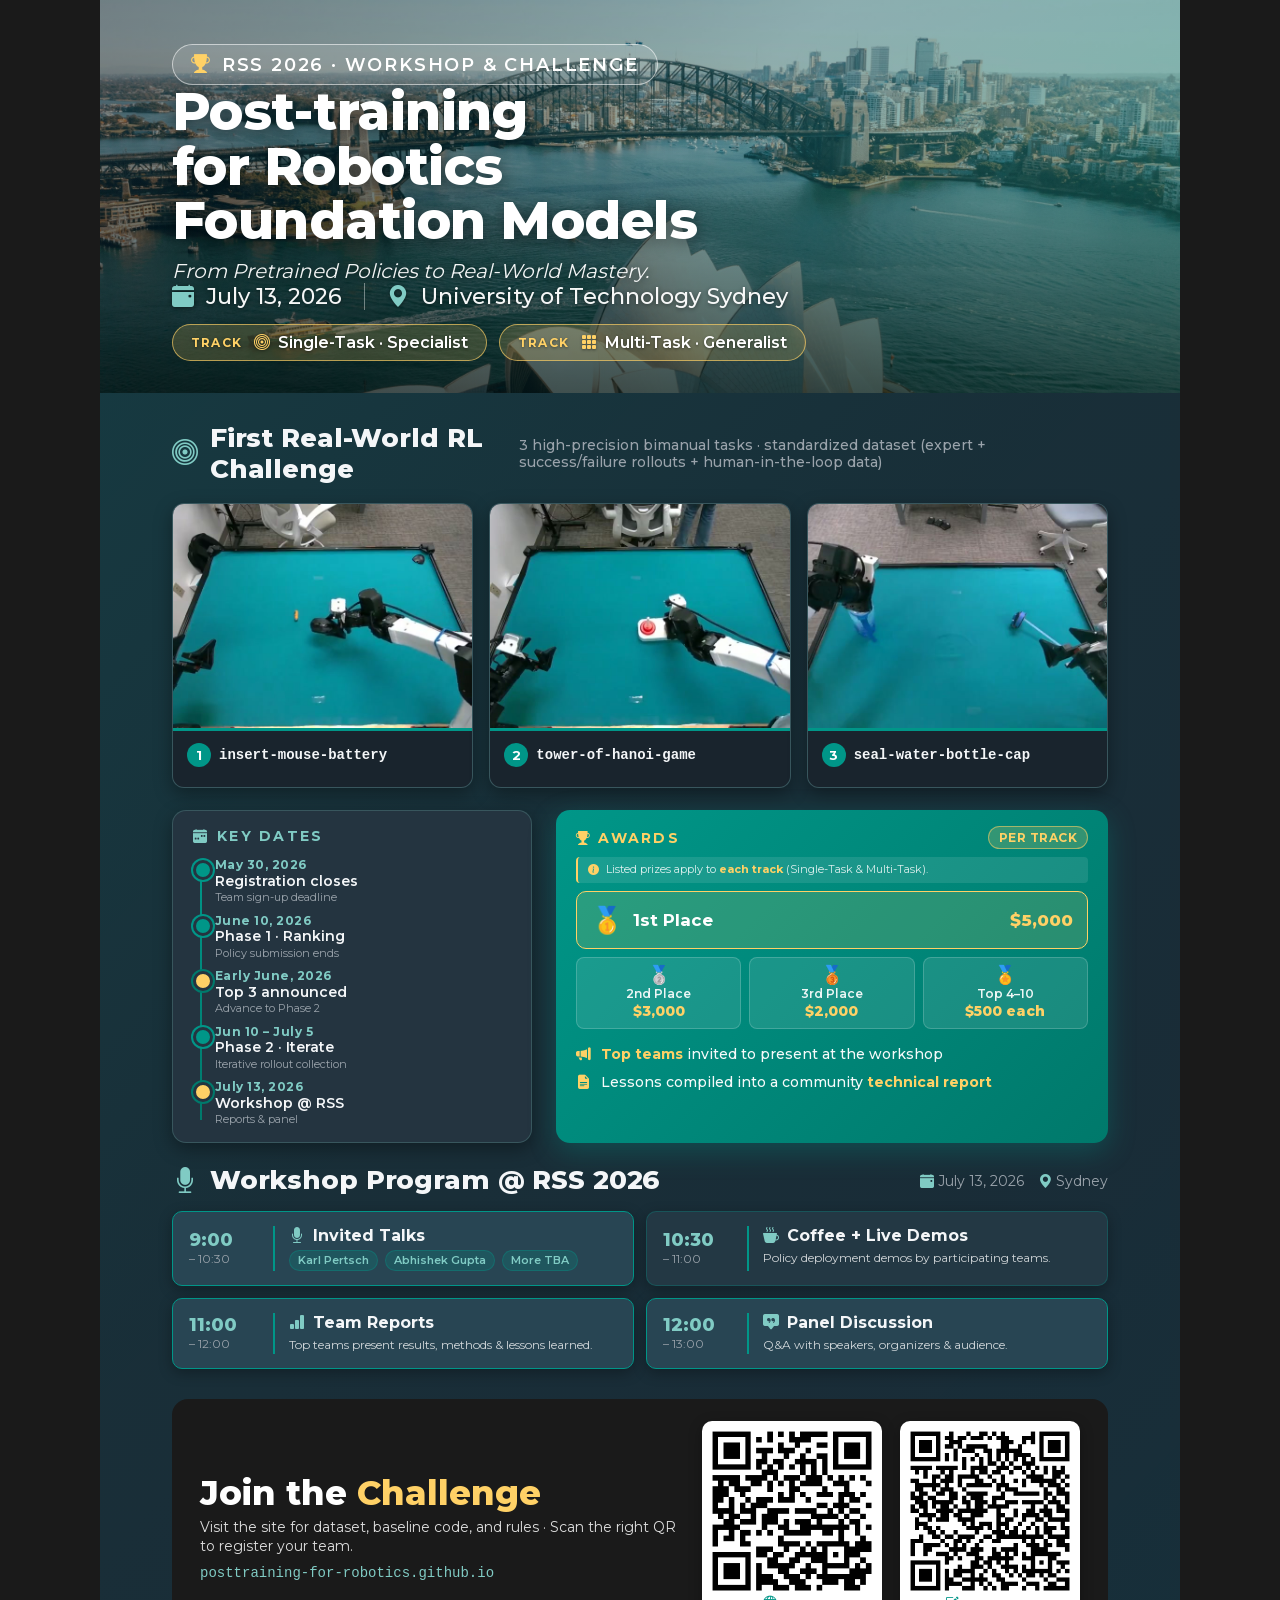
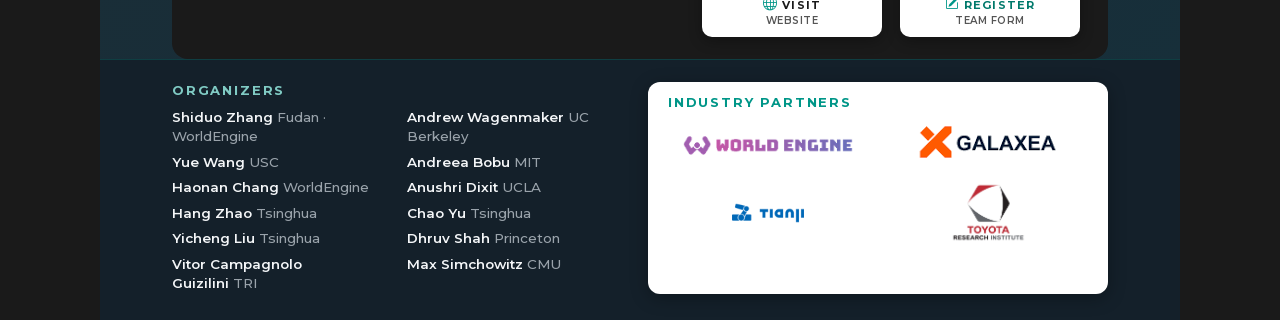
<file: poster_dark.html>
<!DOCTYPE html>
<html lang="en">
<head>
<meta charset="utf-8">
<title>PR-RFM 2026 · Promo Poster · Dark</title>
<link rel="stylesheet" href="fonts/bootstrap-icons.css">
<style>
/* Local Montserrat — single woff2 mapped across all weights to avoid
   any network dependency at print/PDF time. */
@font-face {
    font-family: "Montserrat";
    font-style: normal;
    font-weight: 400;
    font-display: block;
    src: url("fonts/Montserrat-latin.woff2") format("woff2");
}
@font-face {
    font-family: "Montserrat";
    font-style: normal;
    font-weight: 500;
    font-display: block;
    src: url("fonts/Montserrat-latin.woff2") format("woff2");
}
@font-face {
    font-family: "Montserrat";
    font-style: normal;
    font-weight: 600;
    font-display: block;
    src: url("fonts/Montserrat-latin.woff2") format("woff2");
}
@font-face {
    font-family: "Montserrat";
    font-style: normal;
    font-weight: 700;
    font-display: block;
    src: url("fonts/Montserrat-latin.woff2") format("woff2");
}
@font-face {
    font-family: "Montserrat";
    font-style: normal;
    font-weight: 800;
    font-display: block;
    src: url("fonts/Montserrat-latin.woff2") format("woff2");
}
/* ============================================================
   1080×1920 social-media poster.
   Open in Chrome → DevTools → toggle device toolbar → set
   viewport to 1080×1920 → "Capture full size screenshot"
   (or print → save as PDF, then export to PNG).
   ============================================================ */

:root {
    --teal: #009688;
    --teal-deep: #00796b;
    --teal-soft: rgba(0, 150, 136, 0.14);
    --gold: #d4af37;
    --silver: #c0c0c0;
    --bronze: #cd7f32;
    --ink: #f4f6f8;
    --muted: #9aa3ab;
    --bg: #1a2a35;
    --panel: #243440;
    --panel-line: rgba(128, 203, 196, 0.22);
}

* {
    box-sizing: border-box;
    margin: 0;
    padding: 0;
    /* Force backgrounds + colors to be preserved when printing / saving as PDF */
    -webkit-print-color-adjust: exact !important;
    print-color-adjust: exact !important;
    color-adjust: exact !important;
}

html, body {
    background: #1a1a1a;
    font-family: "Montserrat", system-ui, sans-serif;
    color: var(--ink);
    -webkit-font-smoothing: antialiased;
}

.poster {
    width: 1080px;
    height: 1920px;
    margin: 0 auto;
    background-color: #1a2a35;
    background-image: linear-gradient(135deg,
        rgba(0, 150, 136, 0.18) 0%,
        rgba(0, 121, 107, 0.06) 45%,
        rgba(0, 100, 110, 0.04) 70%,
        rgba(0, 80, 90, 0.16) 100%);
    color: var(--ink);
    overflow: hidden;
    position: relative;
    display: flex;
    flex-direction: column;
}

/* ============== HERO ============== */
.hero {
    height: 480px;
    position: relative;
    color: #fff;
    background: #001828;
    overflow: hidden;
}
.hero-photo {
    position: absolute;
    top: 0; left: 0;
    width: 100%;
    height: 100%;
    object-fit: cover;
    object-position: center 55%;
    z-index: 0;
    display: block;
}
.hero-overlay {
    position: absolute;
    top: 0; left: 0;
    width: 100%;
    height: 100%;
    background:
        linear-gradient(180deg, rgba(0,0,0,0) 35%, rgba(0,0,0,0.55) 100%),
        linear-gradient(135deg, rgba(0, 25, 40, 0.50) 0%, rgba(0, 80, 90, 0.40) 50%, rgba(0, 121, 107, 0.50) 100%);
    z-index: 1;
}
.hero-content {
    position: relative;
    z-index: 2;
    height: 100%;
    padding: 44px 72px 40px;
    display: flex;
    flex-direction: column;
    justify-content: space-between;
}

.hero-eyebrow {
    display: inline-flex;
    align-items: center;
    gap: 10px;
    padding: 8px 18px;
    border: 1.5px solid rgba(255,255,255,0.55);
    border-radius: 999px;
    font-size: 18px;
    font-weight: 600;
    letter-spacing: 0.10em;
    text-transform: uppercase;
    background: rgba(255,255,255,0.12);
    align-self: flex-start;
}
.hero-eyebrow i { color: #ffd166; font-size: 1.05em; }

.hero-title {
    font-size: 52px;
    font-weight: 800;
    line-height: 1.05;
    letter-spacing: -0.01em;
    text-shadow: 0 3px 18px rgba(0,0,0,0.55);
}

.hero-tagline {
    font-size: 20px;
    font-style: italic;
    font-weight: 400;
    color: rgba(255,255,255,0.95);
    margin-top: 10px;
    text-shadow: 0 1px 6px rgba(0,0,0,0.45);
}

.hero-bottom {
    display: flex;
    flex-direction: column;
    gap: 14px;
}
.hero-meta {
    display: flex;
    gap: 22px;
    font-size: 22px;
    color: rgba(255,255,255,0.96);
    font-weight: 500;
    flex-wrap: wrap;
    text-shadow: 0 1px 4px rgba(0,0,0,0.45);
}
.hero-meta i { color: #80cbc4; margin-right: 6px; }
.hero-meta-divider {
    width: 1px;
    background: rgba(255,255,255,0.4);
}
.hero-tracks {
    display: flex;
    gap: 12px;
    flex-wrap: wrap;
}
.track-pill {
    padding: 8px 18px;
    border-radius: 999px;
    background: rgba(255, 209, 102, 0.18);
    border: 1.5px solid rgba(255, 209, 102, 0.65);
    color: #fff;
    font-size: 16px;
    font-weight: 600;
    display: inline-flex;
    align-items: center;
    gap: 8px;
    text-shadow: 0 1px 3px rgba(0,0,0,0.45);
}
.track-pill i { color: #ffd166; }
.track-pill .label-prefix {
    font-size: 12px;
    text-transform: uppercase;
    letter-spacing: 0.10em;
    color: #ffd166;
    font-weight: 700;
    margin-right: 4px;
}

/* ============== TASKS ============== */
.tasks {
    padding: 30px 72px 14px;
    background: transparent;
}
.section-title {
    font-size: 26px;
    font-weight: 800;
    letter-spacing: -0.005em;
    color: var(--ink);
    margin-bottom: 18px;
    display: flex;
    align-items: center;
    gap: 12px;
    line-height: 1.2;
}
.section-title > i {
    color: #80cbc4;
    font-size: 1.0em;
}
.section-title::after {
    content: "";
    flex: 1;
    height: 2px;
    background: linear-gradient(to right, var(--teal) 0%, transparent 100%);
}
.section-title small {
    font-size: 14px;
    color: var(--muted);
    font-weight: 500;
    letter-spacing: 0;
    margin-left: 4px;
}

.task-row {
    display: grid;
    grid-template-columns: 1fr 1fr 1fr;
    gap: 16px;
}
.task-card {
    border: 1px solid var(--panel-line);
    border-radius: 12px;
    overflow: hidden;
    background: var(--panel);
    box-shadow: 0 6px 18px rgba(0, 0, 0, 0.35);
}
.task-thumb {
    width: 100%;
    aspect-ratio: 4/3;
    background: #000;
    object-fit: cover;
    display: block;
}
.task-meta {
    padding: 12px 14px 14px;
    border-top: 3px solid var(--teal);
    background: rgba(0, 0, 0, 0.30);
}
.task-meta-top {
    display: flex;
    align-items: center;
    gap: 8px;
    margin-bottom: 6px;
}
.task-num {
    display: inline-flex;
    align-items: center;
    justify-content: center;
    width: 24px;
    height: 24px;
    border-radius: 50%;
    background: var(--teal);
    color: #fff;
    font-size: 13px;
    font-weight: 700;
    flex-shrink: 0;
}
.task-name {
    font-family: ui-monospace, "SF Mono", Menlo, Consolas, monospace;
    font-size: 14px;
    font-weight: 600;
    color: var(--ink);
    line-height: 1.3;
    word-break: break-word;
}
.task-rule {
    font-size: 12px;
    color: #555;
    line-height: 1.4;
    margin-top: 2px;
}
.task-rule b { color: var(--teal); font-weight: 700; }

/* ============== AWARDS + TIMELINE (combined two-column) ============== */
.awards-timeline {
    padding: 8px 72px 0;
}
.at-grid {
    display: grid;
    grid-template-columns: 360px 1fr;
    gap: 24px;
    align-items: stretch;
}

/* Vertical timeline (left col) */
.vt-card {
    background: var(--panel);
    border: 1px solid var(--panel-line);
    border-radius: 14px;
    padding: 16px 20px;
    box-shadow: 0 6px 18px rgba(0, 0, 0, 0.35);
}
.vt-title {
    font-size: 14px;
    font-weight: 700;
    letter-spacing: 0.16em;
    text-transform: uppercase;
    color: #80cbc4;
    margin-bottom: 12px;
    display: flex;
    align-items: center;
    gap: 8px;
}
.vt-title i { font-size: 1.0em; }
.vt-list {
    position: relative;
    padding-left: 22px;
}
.vt-list::before {
    content: "";
    position: absolute;
    left: 7px;
    top: 6px;
    bottom: 6px;
    width: 2px;
    background: linear-gradient(to bottom, var(--teal) 0%, var(--teal-deep) 100%);
}
.vt-event {
    position: relative;
    padding-bottom: 8px;
}
.vt-event:last-child { padding-bottom: 0; }
.vt-event::before {
    content: "";
    position: absolute;
    left: -22px;
    top: 3px;
    width: 14px;
    height: 14px;
    border-radius: 50%;
    background: var(--teal);
    border: 3px solid #243440;
    box-shadow: 0 0 0 2px var(--teal);
}
.vt-event.is-key::before { background: #ffd166; box-shadow: 0 0 0 2px var(--teal-deep); }
.vt-date {
    font-size: 12px;
    font-weight: 700;
    color: #80cbc4;
    letter-spacing: 0.04em;
    line-height: 1.3;
}
.vt-name {
    font-size: 14px;
    font-weight: 600;
    color: var(--ink);
    line-height: 1.25;
}
.vt-sub {
    font-size: 11px;
    color: var(--muted);
    line-height: 1.3;
}

/* Awards (right col) — featured 1st row + 3-up rest */
.aw-card {
    background: linear-gradient(135deg, var(--teal) 0%, var(--teal-deep) 100%);
    color: #fff;
    border-radius: 14px;
    padding: 16px 20px;
    box-shadow: 0 8px 28px rgba(0, 150, 136, 0.32);
    display: flex;
    flex-direction: column;
    gap: 8px;
}
.aw-title {
    font-size: 14px;
    font-weight: 700;
    letter-spacing: 0.16em;
    text-transform: uppercase;
    color: #ffd166;
    display: flex;
    align-items: center;
    justify-content: space-between;
}
.aw-title .pool {
    background: rgba(255, 209, 102, 0.20);
    border: 1px solid rgba(255, 209, 102, 0.55);
    color: #ffd166;
    padding: 3px 10px;
    border-radius: 999px;
    font-size: 12px;
    letter-spacing: 0.04em;
}
.aw-tier-1st {
    display: flex;
    align-items: center;
    gap: 10px;
    padding: 12px 14px;
    background: rgba(255, 209, 102, 0.16);
    border: 1.5px solid #ffd166;
    border-radius: 10px;
    font-size: 17px;
    font-weight: 700;
}
.aw-tier-1st .medal { font-size: 26px; flex-shrink: 0; }
.aw-tier-1st .rank { font-weight: 700; }
.aw-tier-1st .amount { color: #ffd166; font-weight: 800; }
.aw-tier-1st .amount { margin-left: auto; }
.aw-track-note {
    font-size: 11px;
    color: rgba(255, 255, 255, 0.85);
    background: rgba(255, 255, 255, 0.10);
    border-left: 2px solid #ffd166;
    padding: 5px 10px;
    border-radius: 4px;
    line-height: 1.4;
}
.aw-track-note i { color: #ffd166; margin-right: 4px; }
.aw-track-note b { color: #ffd166; }
.aw-tier-rest {
    display: grid;
    grid-template-columns: 1fr 1fr 1fr;
    gap: 8px;
}
.aw-tier-rest .aw-mini {
    display: flex;
    flex-direction: column;
    align-items: center;
    justify-content: center;
    padding: 8px 6px;
    background: rgba(255,255,255,0.10);
    border: 1px solid rgba(255,255,255,0.18);
    border-radius: 8px;
    text-align: center;
    line-height: 1.25;
}
.aw-mini .medal { font-size: 18px; line-height: 1; }
.aw-mini .rank { font-size: 12px; font-weight: 600; color: #fff; margin-top: 2px; opacity: 0.92; }
.aw-mini .amount { font-size: 14px; font-weight: 800; color: #ffd166; margin-top: 2px; }
.aw-extras {
    margin-top: 6px;
    font-size: 14px;
    color: rgba(255,255,255,0.96);
    line-height: 1.55;
    display: flex;
    flex-direction: column;
    gap: 5px;
    font-weight: 500;
}
.aw-extras i { color: #ffd166; margin-right: 6px; font-size: 1.05em; }
.aw-extras b { color: #ffd166; font-weight: 700; }

/* ============== WORKSHOP PROGRAM ============== */
.workshop {
    padding: 22px 72px 16px;
}
.ws-header {
    display: flex;
    align-items: center;
    justify-content: space-between;
    gap: 14px;
    margin-bottom: 14px;
}
.ws-title {
    font-size: 26px;
    font-weight: 800;
    letter-spacing: -0.005em;
    color: var(--ink);
    display: flex;
    align-items: center;
    gap: 12px;
    line-height: 1.2;
}
.ws-title i { color: #80cbc4; font-size: 1.0em; }
.ws-meta {
    font-size: 14px;
    color: var(--muted);
    display: flex;
    gap: 14px;
}
.ws-meta i { color: #80cbc4; margin-right: 4px; }

.ws-program {
    display: grid;
    grid-template-columns: 1fr 1fr;
    gap: 12px;
}
.ws-item {
    display: flex;
    align-items: stretch;
    gap: 14px;
    padding: 14px 16px;
    background: #233844;
    border: 1px solid rgba(0, 150, 136, 0.30);
    border-radius: 10px;
    box-shadow: 0 4px 14px rgba(0, 0, 0, 0.30);
}
.ws-item.is-key {
    background: #284553;
    border-color: var(--teal);
}
.ws-time {
    flex-shrink: 0;
    width: 86px;
    text-align: left;
    border-right: 2px solid var(--teal);
    padding-right: 12px;
    display: flex;
    flex-direction: column;
    justify-content: center;
}
.ws-time .from {
    font-size: 18px;
    font-weight: 800;
    color: #80cbc4;
    line-height: 1;
}
.ws-time .to {
    font-size: 12px;
    color: var(--muted);
    margin-top: 2px;
}
.ws-body { flex: 1; min-width: 0; }
.ws-name {
    font-size: 16px;
    font-weight: 700;
    color: var(--ink);
    line-height: 1.25;
    display: flex;
    align-items: center;
    gap: 8px;
    margin-bottom: 4px;
}
.ws-name i { color: #80cbc4; }
.ws-detail {
    font-size: 12px;
    color: rgba(255, 255, 255, 0.78);
    line-height: 1.4;
}
.ws-detail b { color: var(--ink); font-weight: 600; }
.ws-detail .speaker-pill {
    display: inline-flex;
    align-items: center;
    gap: 4px;
    background: rgba(0, 150, 136, 0.22);
    color: #80cbc4;
    padding: 2px 8px;
    border-radius: 999px;
    font-weight: 600;
    font-size: 11px;
    margin-right: 4px;
    border: 1px solid rgba(0, 150, 136, 0.35);
}

/* ============== CTA + QR ============== */
.cta {
    margin: 14px 72px 0;
    padding: 22px 28px;
    border-radius: 16px;
    background: #1a1a1a;
    color: #fff;
    display: grid;
    grid-template-columns: 1fr auto auto;
    gap: 18px;
    align-items: center;
}
.cta-text { display: flex; flex-direction: column; gap: 6px; padding-right: 4px; }
.cta-headline {
    font-size: 34px;
    font-weight: 800;
    line-height: 1.05;
}
.cta-headline .accent { color: #ffd166; }
.cta-sub {
    font-size: 14px;
    color: rgba(255,255,255,0.85);
    line-height: 1.4;
}
.cta-url {
    font-family: ui-monospace, "SF Mono", Menlo, Consolas, monospace;
    color: #80cbc4;
    font-size: 14px;
    margin-top: 2px;
}
.qr-block {
    background: #fff;
    padding: 10px;
    border-radius: 10px;
    box-shadow: 0 4px 14px rgba(0,0,0,0.30);
    display: flex;
    flex-direction: column;
    align-items: center;
    gap: 5px;
}
.qr-block img {
    width: 160px;
    height: 160px;
    display: block;
}
.qr-block .scan-icon {
    color: var(--teal);
    font-size: 14px;
}
.qr-block .scan {
    font-size: 11px;
    color: #1a1a1a;
    font-weight: 700;
    text-transform: uppercase;
    letter-spacing: 0.10em;
    text-align: center;
    line-height: 1.2;
}
.qr-block .scan small {
    display: block;
    font-size: 10px;
    color: #555;
    font-weight: 600;
    letter-spacing: 0.05em;
    margin-top: 2px;
}
.qr-block.register .scan { color: var(--teal-deep); }

/* ============== FOOTER (Organizers | Sponsors, two columns) ============== */
.partners {
    margin-top: auto;
    padding: 22px 72px 26px;
    background: #14202a;
    border-top: 1px solid rgba(0, 150, 136, 0.25);
    display: grid;
    grid-template-columns: 1fr auto;
    gap: 28px;
    align-items: stretch;
}
.col-label {
    font-size: 13px;
    text-transform: uppercase;
    letter-spacing: 0.14em;
    font-weight: 700;
    color: #80cbc4;
    margin-bottom: 10px;
    display: flex;
    align-items: baseline;
    gap: 8px;
}
.col-label small {
    font-size: 11px;
    color: var(--muted);
    font-weight: 500;
    letter-spacing: 0.04em;
    text-transform: none;
}

/* Organizers (left) */
.organizers-block { min-width: 0; align-self: stretch; }
.organizers-grid {
    display: grid;
    grid-template-columns: 1fr 1fr;
    grid-template-rows: repeat(6, auto);
    grid-auto-flow: column;
    column-gap: 22px;
    row-gap: 6px;
    font-size: 13.5px;
    line-height: 1.45;
}
.organizers-grid .name { color: var(--ink); font-weight: 600; }
.organizers-grid .aff { color: var(--muted); font-weight: 500; margin-left: 4px; }

/* Sponsors (right) — pure white card */
.sponsors-block {
    width: 460px;
    background: #ffffff;
    border-radius: 12px;
    padding: 12px 20px 14px;
    box-shadow: 0 4px 18px rgba(0, 0, 0, 0.30);
}
.sponsors-block .col-label {
    color: #009688;
    margin-bottom: 8px;
}
.partners-logos {
    display: grid;
    grid-template-columns: 1fr 1fr;
    gap: 8px 22px;
    align-items: center;
    justify-items: center;
}
.partners-logos img {
    max-height: 72px;
    max-width: 170px;
    object-fit: contain;
}

/* ============== PRINT ============== */
@media print {
    @page {
        size: 1080px 1920px;
        margin: 0;
    }
    html, body {
        background: #fff;
        margin: 0;
        padding: 0;
        width: 1080px;
        height: 1920px;
    }
    .poster {
        width: 1080px;
        height: 1920px;
        margin: 0;
        page-break-after: avoid;
        page-break-inside: avoid;
        break-inside: avoid;
    }
}
</style>
</head>
<body>

<div class="poster">

    <!-- HERO -->
    <section class="hero">
        <img class="hero-photo" src="images/poster/hero-bg.jpg" alt="Sydney">
        <div class="hero-overlay"></div>
        <div class="hero-content">
            <div class="hero-eyebrow"><i class="bi bi-trophy-fill"></i> RSS 2026 · Workshop &amp; Challenge</div>
            <div>
                <h1 class="hero-title">Post-training<br>for Robotics<br>Foundation Models</h1>
                <div class="hero-tagline">From Pretrained Policies to Real-World Mastery.</div>
            </div>
            <div class="hero-bottom">
                <div class="hero-meta">
                    <span><i class="bi bi-calendar-event-fill"></i> July 13, 2026</span>
                    <div class="hero-meta-divider"></div>
                    <span><i class="bi bi-geo-alt-fill"></i> University of Technology Sydney</span>
                </div>
                <div class="hero-tracks">
                    <span class="track-pill"><span class="label-prefix">Track</span><i class="bi bi-bullseye"></i> Single-Task · Specialist</span>
                    <span class="track-pill"><span class="label-prefix">Track</span><i class="bi bi-grid-3x3-gap-fill"></i> Multi-Task · Generalist</span>
                </div>
            </div>
        </div>
    </section>

    <!-- TASKS -->
    <section class="tasks">
        <div class="section-title">
            <i class="bi bi-bullseye"></i> First Real-World RL Challenge
            <small>3 high-precision bimanual tasks · standardized dataset (expert + success/failure rollouts + human-in-the-loop data)</small>
        </div>
        <div class="task-row">
            <div class="task-card">
                <img class="task-thumb" src="images/poster/insert-mouse-battery.jpg" alt="insert-mouse-battery">
                <div class="task-meta">
                    <div class="task-meta-top">
                        <span class="task-num">1</span>
                        <span class="task-name">insert-mouse-battery</span>
                    </div>
                </div>
            </div>
            <div class="task-card">
                <img class="task-thumb" src="images/poster/tower-of-hanoi-game.jpg" alt="tower-of-hanoi-game">
                <div class="task-meta">
                    <div class="task-meta-top">
                        <span class="task-num">2</span>
                        <span class="task-name">tower-of-hanoi-game</span>
                    </div>
                </div>
            </div>
            <div class="task-card">
                <img class="task-thumb" src="images/poster/seal-water-bottle-cap.jpg" alt="seal-water-bottle-cap">
                <div class="task-meta">
                    <div class="task-meta-top">
                        <span class="task-num">3</span>
                        <span class="task-name">seal-water-bottle-cap</span>
                    </div>
                </div>
            </div>
        </div>
    </section>

    <!-- AWARDS + TIMELINE (combined two-column) -->
    <section class="awards-timeline">
        <div class="at-grid">
            <!-- LEFT: Vertical timeline -->
            <div class="vt-card">
                <div class="vt-title"><i class="bi bi-calendar-week-fill"></i> Key Dates</div>
                <div class="vt-list">
                    <div class="vt-event">
                        <div class="vt-date">May 30, 2026</div>
                        <div class="vt-name">Registration closes</div>
                        <div class="vt-sub">Team sign-up deadline</div>
                    </div>
                    <div class="vt-event">
                        <div class="vt-date">June 10, 2026</div>
                        <div class="vt-name">Phase 1 · Ranking</div>
                        <div class="vt-sub">Policy submission ends</div>
                    </div>
                    <div class="vt-event is-key">
                        <div class="vt-date">Early June, 2026</div>
                        <div class="vt-name">Top 3 announced</div>
                        <div class="vt-sub">Advance to Phase 2</div>
                    </div>
                    <div class="vt-event">
                        <div class="vt-date">Jun 10 – July 5</div>
                        <div class="vt-name">Phase 2 · Iterate</div>
                        <div class="vt-sub">Iterative rollout collection</div>
                    </div>
                    <div class="vt-event is-key">
                        <div class="vt-date">July 13, 2026</div>
                        <div class="vt-name">Workshop @ RSS</div>
                        <div class="vt-sub">Reports &amp; panel</div>
                    </div>
                </div>
            </div>

            <!-- RIGHT: Awards (tier list only) -->
            <div class="aw-card">
                <div class="aw-title">
                    <span><i class="bi bi-trophy-fill"></i> Awards</span>
                    <span class="pool">Per Track</span>
                </div>
                <div class="aw-track-note"><i class="bi bi-info-circle-fill"></i> Listed prizes apply to <b>each track</b> (Single-Task &amp; Multi-Task).</div>
                <div class="aw-tier-1st">
                    <span class="medal">🥇</span>
                    <span class="rank">1st Place</span>
                    <span class="amount">$5,000</span>
                </div>
                <div class="aw-tier-rest">
                    <div class="aw-mini">
                        <span class="medal">🥈</span>
                        <span class="rank">2nd Place</span>
                        <span class="amount">$3,000</span>
                    </div>
                    <div class="aw-mini">
                        <span class="medal">🥉</span>
                        <span class="rank">3rd Place</span>
                        <span class="amount">$2,000</span>
                    </div>
                    <div class="aw-mini">
                        <span class="medal">🏅</span>
                        <span class="rank">Top 4–10</span>
                        <span class="amount">$500 each</span>
                    </div>
                </div>
                <div class="aw-extras">
                    <span><i class="bi bi-megaphone-fill"></i> <b>Top teams</b> invited to present at the workshop</span>
                    <span><i class="bi bi-file-earmark-text-fill"></i> Lessons compiled into a community <b>technical report</b></span>
                </div>
            </div>
        </div>
    </section>

    <!-- WORKSHOP PROGRAM -->
    <section class="workshop">
        <div class="ws-header">
            <div class="ws-title"><i class="bi bi-mic-fill"></i> Workshop Program @ RSS 2026</div>
            <div class="ws-meta">
                <span><i class="bi bi-calendar-event-fill"></i>July 13, 2026</span>
                <span><i class="bi bi-geo-alt-fill"></i>Sydney</span>
            </div>
        </div>
        <div class="ws-program">
            <div class="ws-item is-key">
                <div class="ws-time"><div class="from">9:00</div><div class="to">– 10:30</div></div>
                <div class="ws-body">
                    <div class="ws-name"><i class="bi bi-mic-fill"></i> Invited Talks</div>
                    <div class="ws-detail">
                        <span class="speaker-pill">Karl Pertsch</span>
                        <span class="speaker-pill">Abhishek Gupta</span>
                        <span class="speaker-pill">More TBA</span>
                    </div>
                </div>
            </div>
            <div class="ws-item">
                <div class="ws-time"><div class="from">10:30</div><div class="to">– 11:00</div></div>
                <div class="ws-body">
                    <div class="ws-name"><i class="bi bi-cup-hot-fill"></i> Coffee + Live Demos</div>
                    <div class="ws-detail">Policy deployment demos by participating teams.</div>
                </div>
            </div>
            <div class="ws-item is-key">
                <div class="ws-time"><div class="from">11:00</div><div class="to">– 12:00</div></div>
                <div class="ws-body">
                    <div class="ws-name"><i class="bi bi-bar-chart-fill"></i> Team Reports</div>
                    <div class="ws-detail">Top teams present results, methods &amp; lessons learned.</div>
                </div>
            </div>
            <div class="ws-item is-key">
                <div class="ws-time"><div class="from">12:00</div><div class="to">– 13:00</div></div>
                <div class="ws-body">
                    <div class="ws-name"><i class="bi bi-chat-square-quote-fill"></i> Panel Discussion</div>
                    <div class="ws-detail">Q&amp;A with speakers, organizers &amp; audience.</div>
                </div>
            </div>
        </div>
    </section>

    <!-- CTA + QR -->
    <section class="cta">
        <div class="cta-text">
            <div class="cta-headline">Join the <span class="accent">Challenge</span></div>
            <div class="cta-sub">Visit the site for dataset, baseline code, and rules · Scan the right QR to register your team.</div>
            <div class="cta-url">posttraining-for-robotics.github.io</div>
        </div>
        <div class="qr-block">
            <img src="images/poster/qr-website.png" alt="QR · website">
            <span class="scan"><i class="bi bi-globe scan-icon"></i> Visit<small>website</small></span>
        </div>
        <div class="qr-block register">
            <img src="images/poster/qr-register.png" alt="QR · register">
            <span class="scan"><i class="bi bi-pencil-square scan-icon"></i> Register<small>team form</small></span>
        </div>
    </section>

    <!-- ORGANIZERS (left) + SPONSORS (right) -->
    <footer class="partners">
        <div class="organizers-block">
            <div class="col-label">Organizers</div>
            <div class="organizers-grid">
                <div><span class="name">Shiduo Zhang</span><span class="aff">Fudan · WorldEngine</span></div>
                <div><span class="name">Yue Wang</span><span class="aff">USC</span></div>
                <div><span class="name">Haonan Chang</span><span class="aff">WorldEngine</span></div>
                <div><span class="name">Hang Zhao</span><span class="aff">Tsinghua</span></div>
                <div><span class="name">Yicheng Liu</span><span class="aff">Tsinghua</span></div>
                <div><span class="name">Vitor Campagnolo Guizilini</span><span class="aff">TRI</span></div>
                <div><span class="name">Andrew Wagenmaker</span><span class="aff">UC Berkeley</span></div>
                <div><span class="name">Andreea Bobu</span><span class="aff">MIT</span></div>
                <div><span class="name">Anushri Dixit</span><span class="aff">UCLA</span></div>
                <div><span class="name">Chao Yu</span><span class="aff">Tsinghua</span></div>
                <div><span class="name">Dhruv Shah</span><span class="aff">Princeton</span></div>
                <div><span class="name">Max Simchowitz</span><span class="aff">CMU</span></div>
            </div>
        </div>
        <div class="sponsors-block">
            <div class="col-label">Industry Partners</div>
            <div class="partners-logos">
                <img src="images/worldengine.png" alt="WorldEngine">
                <img src="images/galaxea.png" alt="Galaxea">
                <img src="images/tianji.png" alt="Tianji">
                <img src="images/tri.png" alt="TRI">
            </div>
        </div>
    </footer>

</div>

</body>
</html>
</file>
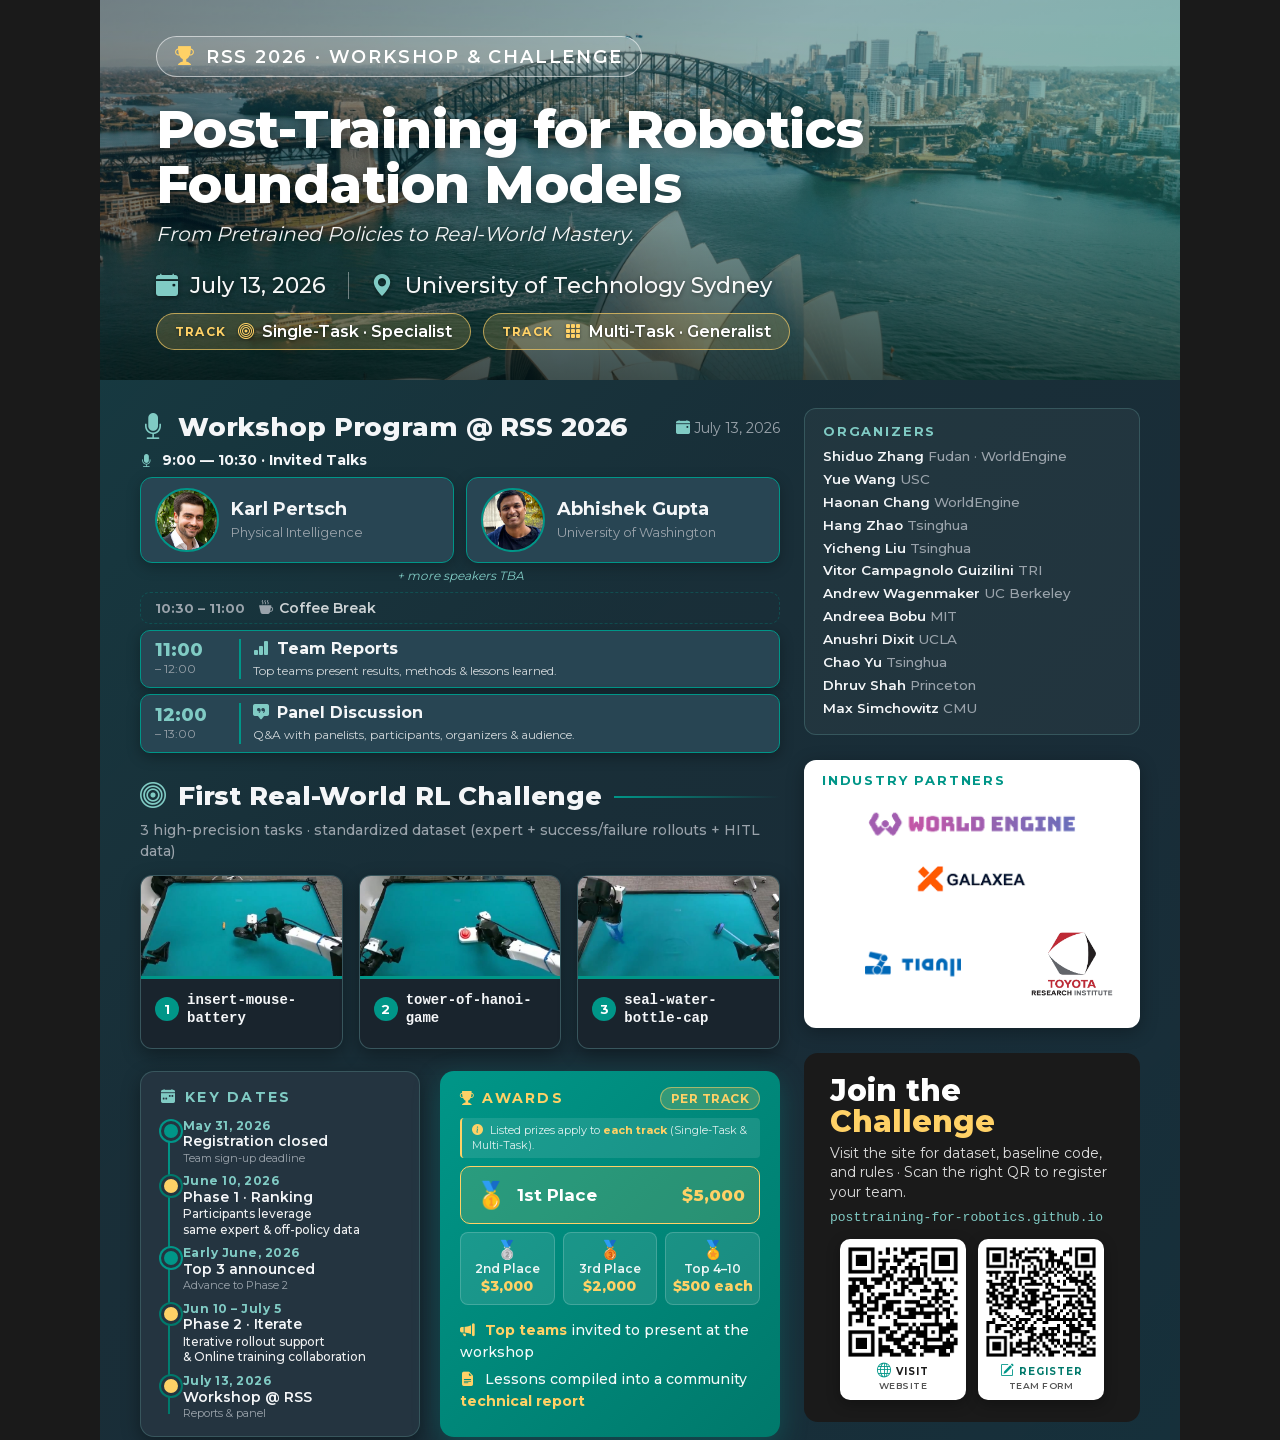
<file: Poster_wide.html>
<!DOCTYPE html>
<html lang="en">
<head>
<meta charset="utf-8">
<title>PR-RFM 2026 · Promo Poster · Wide</title>
<link rel="stylesheet" href="fonts/bootstrap-icons.css">
<style>
/* Local Montserrat — single woff2 mapped across all weights to avoid
   any network dependency at print/PDF time. */
@font-face {
    font-family: "Montserrat";
    font-style: normal;
    font-weight: 400;
    font-display: block;
    src: url("fonts/Montserrat-latin.woff2") format("woff2");
}
@font-face {
    font-family: "Montserrat";
    font-style: normal;
    font-weight: 500;
    font-display: block;
    src: url("fonts/Montserrat-latin.woff2") format("woff2");
}
@font-face {
    font-family: "Montserrat";
    font-style: normal;
    font-weight: 600;
    font-display: block;
    src: url("fonts/Montserrat-latin.woff2") format("woff2");
}
@font-face {
    font-family: "Montserrat";
    font-style: normal;
    font-weight: 700;
    font-display: block;
    src: url("fonts/Montserrat-latin.woff2") format("woff2");
}
@font-face {
    font-family: "Montserrat";
    font-style: normal;
    font-weight: 800;
    font-display: block;
    src: url("fonts/Montserrat-latin.woff2") format("woff2");
}
/* ============================================================
   1080×1920 social-media poster.
   Open in Chrome → DevTools → toggle device toolbar → set
   viewport to 1080×1920 → "Capture full size screenshot"
   (or print → save as PDF, then export to PNG).
   ============================================================ */

:root {
    --teal: #009688;
    --teal-deep: #00796b;
    --teal-soft: rgba(0, 150, 136, 0.14);
    --gold: #d4af37;
    --silver: #c0c0c0;
    --bronze: #cd7f32;
    --ink: #f4f6f8;
    --muted: #9aa3ab;
    --bg: #1a2a35;
    --panel: #243440;
    --panel-line: rgba(128, 203, 196, 0.22);
}

* {
    box-sizing: border-box;
    margin: 0;
    padding: 0;
    /* Force backgrounds + colors to be preserved when printing / saving as PDF */
    -webkit-print-color-adjust: exact !important;
    print-color-adjust: exact !important;
    color-adjust: exact !important;
}

html, body {
    background: #1a1a1a;
    font-family: "Montserrat", system-ui, sans-serif;
    color: var(--ink);
    -webkit-font-smoothing: antialiased;
}

.poster {
    width: 1080px;
    height: 1440px;
    margin: 0 auto;
    background-color: #1a2a35;
    background-image: linear-gradient(135deg,
        rgba(0, 150, 136, 0.18) 0%,
        rgba(0, 121, 107, 0.06) 45%,
        rgba(0, 100, 110, 0.04) 70%,
        rgba(0, 80, 90, 0.16) 100%);
    color: var(--ink);
    overflow: hidden;
    position: relative;
    display: flex;
    flex-direction: column;
}
.poster-body {
    flex: 1;
    min-height: 0;
    padding: 28px 40px 40px;
    display: grid;
    grid-template-columns: 640px 1fr;
    gap: 24px;
    align-items: start;
}
.col-main {
    display: flex;
    flex-direction: column;
    gap: 14px;
    min-width: 0;
    margin-top: -10px;
}
.col-side {
    display: flex;
    flex-direction: column;
    gap: 25px;
    min-width: 0;
}

/* ============== HERO ============== */
.hero {
    width: 100%;
    height: 380px;
    position: relative;
    color: #fff;
    background: #001828;
    overflow: hidden;
    flex-shrink: 0;
}
.hero-photo {
    position: absolute;
    top: 0; left: 0;
    width: 100%;
    height: 100%;
    object-fit: cover;
    object-position: center 55%;
    z-index: 0;
    display: block;
}
.hero-overlay {
    position: absolute;
    top: 0; left: 0;
    width: 100%;
    height: 100%;
    background:
        linear-gradient(180deg, rgba(0,0,0,0) 35%, rgba(0,0,0,0.55) 100%),
        linear-gradient(135deg, rgba(0, 25, 40, 0.50) 0%, rgba(0, 80, 90, 0.40) 50%, rgba(0, 121, 107, 0.50) 100%);
    z-index: 1;
}
.hero-content {
    position: relative;
    z-index: 2;
    height: 100%;
    padding: 36px 56px 30px;
    display: flex;
    flex-direction: column;
    justify-content: space-between;
}

.hero-eyebrow {
    display: inline-flex;
    align-items: center;
    gap: 10px;
    padding: 8px 18px;
    border: 1.5px solid rgba(255,255,255,0.55);
    border-radius: 999px;
    font-size: 18px;
    font-weight: 600;
    letter-spacing: 0.10em;
    text-transform: uppercase;
    background: rgba(255,255,255,0.12);
    align-self: flex-start;
}
.hero-eyebrow i { color: #ffd166; font-size: 1.05em; }

.hero-title {
    font-size: 52px;
    font-weight: 800;
    line-height: 1.05;
    letter-spacing: -0.01em;
    text-shadow: 0 3px 18px rgba(0,0,0,0.55);
}

.hero-tagline {
    font-size: 20px;
    font-style: italic;
    font-weight: 400;
    color: rgba(255,255,255,0.95);
    margin-top: 10px;
    text-shadow: 0 1px 6px rgba(0,0,0,0.45);
}

.hero-bottom {
    display: flex;
    flex-direction: column;
    gap: 14px;
}
.hero-meta {
    display: flex;
    gap: 22px;
    font-size: 22px;
    color: rgba(255,255,255,0.96);
    font-weight: 500;
    flex-wrap: wrap;
    text-shadow: 0 1px 4px rgba(0,0,0,0.45);
}
.hero-meta i { color: #80cbc4; margin-right: 6px; }
.hero-meta-divider {
    width: 1px;
    background: rgba(255,255,255,0.4);
}
.hero-tracks {
    display: flex;
    gap: 12px;
    flex-wrap: wrap;
}
.track-pill {
    padding: 8px 18px;
    border-radius: 999px;
    background: rgba(255, 209, 102, 0.18);
    border: 1.5px solid rgba(255, 209, 102, 0.65);
    color: #fff;
    font-size: 16px;
    font-weight: 600;
    display: inline-flex;
    align-items: center;
    gap: 8px;
    text-shadow: 0 1px 3px rgba(0,0,0,0.45);
}
.track-pill i { color: #ffd166; }
.track-pill .label-prefix {
    font-size: 12px;
    text-transform: uppercase;
    letter-spacing: 0.10em;
    color: #ffd166;
    font-weight: 700;
    margin-right: 4px;
}

/* ============== TASKS ============== */
.tasks {
    padding: 14px 0 0;
    background: transparent;
}
.section-title {
    font-size: 26px;
    font-weight: 800;
    letter-spacing: -0.005em;
    color: var(--ink);
    margin-bottom: 18px;
    display: flex;
    align-items: center;
    gap: 12px;
    line-height: 1.2;
}
.section-title > i {
    color: #80cbc4;
    font-size: 1.0em;
}
.section-title::after {
    content: "";
    flex: 1;
    height: 2px;
    background: linear-gradient(to right, var(--teal) 0%, transparent 100%);
}
.section-title small {
    font-size: 14px;
    color: var(--muted);
    font-weight: 500;
    letter-spacing: 0;
    margin-left: 4px;
}
.section-subtitle {
    font-size: 14px;
    color: var(--muted);
    font-weight: 500;
    line-height: 1.45;
    margin-top: -10px;
    margin-bottom: 14px;
}

.task-row {
    display: grid;
    grid-template-columns: 1fr 1fr 1fr;
    gap: 16px;
}
.task-card {
    border: 1px solid var(--panel-line);
    border-radius: 12px;
    overflow: hidden;
    background: var(--panel);
    box-shadow: 0 6px 18px rgba(0, 0, 0, 0.35);
}
.task-thumb {
    width: 100%;
    aspect-ratio: 2/1;
    background: #000;
    object-fit: cover;
    display: block;
}
.task-meta {
    padding: 12px 14px 14px;
    border-top: 3px solid var(--teal);
    background: rgba(0, 0, 0, 0.30);
}
.task-meta-top {
    display: flex;
    align-items: center;
    gap: 8px;
    margin-bottom: 6px;
}
.task-num {
    display: inline-flex;
    align-items: center;
    justify-content: center;
    width: 24px;
    height: 24px;
    border-radius: 50%;
    background: var(--teal);
    color: #fff;
    font-size: 13px;
    font-weight: 700;
    flex-shrink: 0;
}
.task-name {
    font-family: ui-monospace, "SF Mono", Menlo, Consolas, monospace;
    font-size: 14px;
    font-weight: 600;
    color: var(--ink);
    line-height: 1.3;
    word-break: break-word;
}
.task-rule {
    font-size: 12px;
    color: #555;
    line-height: 1.4;
    margin-top: 2px;
}
.task-rule b { color: var(--teal); font-weight: 700; }

/* ============== AWARDS + TIMELINE (combined two-column) ============== */
.awards-timeline {
    padding: 8px 0 0;
}
.at-grid {
    display: grid;
    grid-template-columns: 280px 1fr;
    gap: 20px;
    align-items: stretch;
}

/* Vertical timeline (left col) */
.vt-card {
    background: var(--panel);
    border: 1px solid var(--panel-line);
    border-radius: 14px;
    padding: 16px 20px;
    box-shadow: 0 6px 18px rgba(0, 0, 0, 0.35);
}
.vt-title {
    font-size: 14px;
    font-weight: 700;
    letter-spacing: 0.16em;
    text-transform: uppercase;
    color: #80cbc4;
    margin-bottom: 12px;
    display: flex;
    align-items: center;
    gap: 8px;
}
.vt-title i { font-size: 1.0em; }
.vt-list {
    position: relative;
    padding-left: 22px;
}
.vt-list::before {
    content: "";
    position: absolute;
    left: 7px;
    top: 6px;
    bottom: 6px;
    width: 2px;
    background: linear-gradient(to bottom, var(--teal) 0%, var(--teal-deep) 100%);
}
.vt-event {
    position: relative;
    padding-bottom: 8px;
}
.vt-event:last-child { padding-bottom: 0; }
.vt-event::before {
    content: "";
    position: absolute;
    left: -22px;
    top: 3px;
    width: 14px;
    height: 14px;
    border-radius: 50%;
    background: var(--teal);
    border: 3px solid #243440;
    box-shadow: 0 0 0 2px var(--teal);
}
.vt-event.is-key::before { background: #ffd166; box-shadow: 0 0 0 2px var(--teal-deep); }
.vt-date {
    font-size: 12px;
    font-weight: 700;
    color: #80cbc4;
    letter-spacing: 0.04em;
    line-height: 1.3;
}
.vt-name {
    font-size: 14px;
    font-weight: 600;
    color: var(--ink);
    line-height: 1.25;
}
.vt-sub {
    font-size: 11px;
    color: var(--muted);
    line-height: 1.3;
}
.vt-sub.vt-sub-bright {
    color: rgba(255, 255, 255, 0.92);
    font-weight: 500;
    font-size: 12px;
}

/* Awards (right col) — featured 1st row + 3-up rest */
.aw-card {
    background: linear-gradient(135deg, var(--teal) 0%, var(--teal-deep) 100%);
    color: #fff;
    border-radius: 14px;
    padding: 16px 20px;
    box-shadow: 0 8px 28px rgba(0, 150, 136, 0.32);
    display: flex;
    flex-direction: column;
    gap: 8px;
}
.aw-title {
    font-size: 14px;
    font-weight: 700;
    letter-spacing: 0.16em;
    text-transform: uppercase;
    color: #ffd166;
    display: flex;
    align-items: center;
    justify-content: space-between;
}
.aw-title .pool {
    background: rgba(255, 209, 102, 0.20);
    border: 1px solid rgba(255, 209, 102, 0.55);
    color: #ffd166;
    padding: 3px 10px;
    border-radius: 999px;
    font-size: 12px;
    letter-spacing: 0.04em;
}
.aw-tier-1st {
    display: flex;
    align-items: center;
    gap: 10px;
    padding: 12px 14px;
    background: rgba(255, 209, 102, 0.16);
    border: 1.5px solid #ffd166;
    border-radius: 10px;
    font-size: 17px;
    font-weight: 700;
}
.aw-tier-1st .medal { font-size: 26px; flex-shrink: 0; }
.aw-tier-1st .rank { font-weight: 700; }
.aw-tier-1st .amount { color: #ffd166; font-weight: 800; }
.aw-tier-1st .amount { margin-left: auto; }
.aw-track-note {
    font-size: 11px;
    color: rgba(255, 255, 255, 0.85);
    background: rgba(255, 255, 255, 0.10);
    border-left: 2px solid #ffd166;
    padding: 5px 10px;
    border-radius: 4px;
    line-height: 1.4;
}
.aw-track-note i { color: #ffd166; margin-right: 4px; }
.aw-track-note b { color: #ffd166; }
.aw-tier-rest {
    display: grid;
    grid-template-columns: 1fr 1fr 1fr;
    gap: 8px;
}
.aw-tier-rest .aw-mini {
    display: flex;
    flex-direction: column;
    align-items: center;
    justify-content: center;
    padding: 8px 6px;
    background: rgba(255,255,255,0.10);
    border: 1px solid rgba(255,255,255,0.18);
    border-radius: 8px;
    text-align: center;
    line-height: 1.25;
}
.aw-mini .medal { font-size: 18px; line-height: 1; }
.aw-mini .rank { font-size: 12px; font-weight: 600; color: #fff; margin-top: 2px; opacity: 0.92; }
.aw-mini .amount { font-size: 14px; font-weight: 800; color: #ffd166; margin-top: 2px; }
.aw-extras {
    margin-top: 6px;
    font-size: 14px;
    color: rgba(255,255,255,0.96);
    line-height: 1.55;
    display: flex;
    flex-direction: column;
    gap: 5px;
    font-weight: 500;
}
.aw-extras i { color: #ffd166; margin-right: 6px; font-size: 1.05em; }
.aw-extras b { color: #ffd166; font-weight: 700; }

/* ============== WORKSHOP PROGRAM ============== */
.workshop {
    padding: 14px 0 0;
}
.ws-header {
    display: flex;
    align-items: center;
    justify-content: space-between;
    gap: 14px;
    margin-bottom: 8px;
}
.ws-title {
    font-size: 26px;
    font-weight: 800;
    letter-spacing: -0.005em;
    color: var(--ink);
    display: flex;
    align-items: center;
    gap: 12px;
    line-height: 1.2;
}
.ws-title i { color: #80cbc4; font-size: 1.0em; }
.ws-meta {
    font-size: 14px;
    color: var(--muted);
    display: flex;
    gap: 14px;
}
.ws-meta i { color: #80cbc4; margin-right: 4px; }

.ws-program {
    display: grid;
    grid-template-columns: 1fr 1fr;
    gap: 12px;
}
.ws-item {
    display: flex;
    align-items: stretch;
    gap: 12px;
    padding: 8px 14px;
    background: #233844;
    border: 1px solid rgba(0, 150, 136, 0.30);
    border-radius: 10px;
    box-shadow: 0 4px 14px rgba(0, 0, 0, 0.30);
}
.ws-item.is-key {
    background: #284553;
    border-color: var(--teal);
}
.ws-item.ws-item-light {
    background: transparent;
    border: 1px dashed rgba(0, 150, 136, 0.30);
    box-shadow: none;
    padding: 6px 14px;
    display: flex;
    align-items: center;
    gap: 14px;
}
.ws-item.ws-item-light .ws-time-mini {
    font-size: 13px;
    font-weight: 700;
    color: var(--muted);
    flex-shrink: 0;
}
.ws-item.ws-item-light .ws-name-mini {
    font-size: 14px;
    font-weight: 600;
    color: rgba(255, 255, 255, 0.78);
    display: inline-flex;
    align-items: center;
    gap: 6px;
}
.ws-item.ws-item-light .ws-name-mini i { color: var(--muted); }
.ws-time {
    flex-shrink: 0;
    width: 86px;
    text-align: left;
    border-right: 2px solid var(--teal);
    padding-right: 12px;
    display: flex;
    flex-direction: column;
    justify-content: center;
}
.ws-time .from {
    font-size: 18px;
    font-weight: 800;
    color: #80cbc4;
    line-height: 1;
}
.ws-time .to {
    font-size: 12px;
    color: var(--muted);
    margin-top: 2px;
}
.ws-body { flex: 1; min-width: 0; }
.ws-name {
    font-size: 16px;
    font-weight: 700;
    color: var(--ink);
    line-height: 1.25;
    display: flex;
    align-items: center;
    gap: 8px;
    margin-bottom: 4px;
}
.ws-name i { color: #80cbc4; }
.ws-detail {
    font-size: 12px;
    color: rgba(255, 255, 255, 0.78);
    line-height: 1.4;
}
.ws-detail b { color: var(--ink); font-weight: 600; }
.ws-detail .speaker-pill {
    display: inline-flex;
    align-items: center;
    gap: 4px;
    background: rgba(0, 150, 136, 0.22);
    color: #80cbc4;
    padding: 2px 8px;
    border-radius: 999px;
    font-weight: 600;
    font-size: 11px;
    margin-right: 4px;
    border: 1px solid rgba(0, 150, 136, 0.35);
}

/* ============== CTA + QR ============== */
.cta {
    margin: 14px 72px 0;
    padding: 22px 28px;
    border-radius: 16px;
    background: #1a1a1a;
    color: #fff;
    display: grid;
    grid-template-columns: 1fr auto auto;
    gap: 18px;
    align-items: center;
}
.cta-text { display: flex; flex-direction: column; gap: 6px; padding-right: 4px; }
.cta-headline {
    font-size: 34px;
    font-weight: 800;
    line-height: 1.05;
}
.cta-headline .accent { color: #ffd166; }
.cta-sub {
    font-size: 14px;
    color: rgba(255,255,255,0.85);
    line-height: 1.4;
}
.cta-url {
    font-family: ui-monospace, "SF Mono", Menlo, Consolas, monospace;
    color: #80cbc4;
    font-size: 14px;
    margin-top: 2px;
}
.qr-block {
    background: #fff;
    padding: 10px;
    border-radius: 10px;
    box-shadow: 0 4px 14px rgba(0,0,0,0.30);
    display: flex;
    flex-direction: column;
    align-items: center;
    gap: 5px;
}
.qr-block img {
    width: 160px;
    height: 160px;
    display: block;
}
.qr-block .scan-icon {
    color: var(--teal);
    font-size: 14px;
}
.qr-block .scan {
    font-size: 11px;
    color: #1a1a1a;
    font-weight: 700;
    text-transform: uppercase;
    letter-spacing: 0.10em;
    text-align: center;
    line-height: 1.2;
}
.qr-block .scan small {
    display: block;
    font-size: 10px;
    color: #555;
    font-weight: 600;
    letter-spacing: 0.05em;
    margin-top: 2px;
}
.qr-block.register .scan { color: var(--teal-deep); }

/* ============== FOOTER (Organizers | Sponsors, two columns) ============== */
.partners {
    margin-top: auto;
    padding: 0;
    border: none;
    background: transparent;
    margin-top: auto;
    background: #14202a;
    border-top: 1px solid rgba(0, 150, 136, 0.25);
    display: grid;
    grid-template-columns: 1fr auto;
    gap: 28px;
    align-items: stretch;
}
.col-label {
    font-size: 13px;
    text-transform: uppercase;
    letter-spacing: 0.14em;
    font-weight: 700;
    color: #80cbc4;
    margin-bottom: 10px;
    display: flex;
    align-items: baseline;
    gap: 8px;
}
.col-label small {
    font-size: 11px;
    color: var(--muted);
    font-weight: 500;
    letter-spacing: 0.04em;
    text-transform: none;
}

/* Organizers (left) */
.organizers-block { min-width: 0; align-self: stretch; }
.organizers-grid {
    display: grid;
    grid-template-columns: 1fr 1fr;
    grid-template-rows: repeat(6, auto);
    grid-auto-flow: column;
    column-gap: 22px;
    row-gap: 6px;
    font-size: 13.5px;
    line-height: 1.45;
}
.organizers-grid .name { color: var(--ink); font-weight: 600; }
.organizers-grid .aff { color: var(--muted); font-weight: 500; margin-left: 4px; }

/* Sponsors (right) — pure white card */
.sponsors-block {
    width: 460px;
    background: #ffffff;
    border-radius: 12px;
    padding: 12px 20px 14px;
    box-shadow: 0 4px 18px rgba(0, 0, 0, 0.30);
}
.sponsors-block .col-label {
    color: #009688;
    margin-bottom: 8px;
}
.partners-logos {
    display: grid;
    grid-template-columns: 1fr 1fr;
    gap: 8px 22px;
    align-items: center;
    justify-items: center;
}
.partners-logos img {
    max-height: 72px;
    max-width: 170px;
    object-fit: contain;
}

/* ============== WIDE-LAYOUT OVERRIDES ============== */

/* Workshop: Speakers row (2 side-by-side) + 3 other items stacked */
.ws-section {
    display: flex;
    flex-direction: column;
    gap: 6px;
    margin-top: 2px;
}
.ws-col-header {
    font-size: 13px;
    font-weight: 700;
    color: #80cbc4;
    letter-spacing: 0.10em;
    text-transform: uppercase;
    margin-bottom: 2px;
    display: flex;
    align-items: center;
    gap: 8px;
}
.ws-col-header .ws-time-inline {
    color: var(--ink);
    font-weight: 700;
    font-size: 14px;
    letter-spacing: 0;
    text-transform: none;
}
.ws-speakers-row {
    display: grid;
    grid-template-columns: 1fr 1fr;
    gap: 12px;
}
.ws-tba-pill {
    font-size: 12px;
    color: #80cbc4;
    font-style: italic;
    margin-top: 0;
    margin-bottom: 0;
    text-align: center;
    line-height: 1.2;
}
.speaker-row {
    display: flex;
    align-items: center;
    gap: 12px;
    padding: 10px 14px;
    background: #284553;
    border: 1px solid var(--teal);
    border-radius: 12px;
    box-shadow: 0 4px 14px rgba(0, 0, 0, 0.25);
}
.speaker-row img {
    width: 64px;
    height: 64px;
    border-radius: 50%;
    object-fit: cover;
    border: 2px solid var(--teal);
    flex-shrink: 0;
}
.speaker-row .speaker-meta { display: flex; flex-direction: column; min-width: 0; }
.speaker-row .name {
    font-size: 18px;
    font-weight: 700;
    color: var(--ink);
    line-height: 1.2;
}
.speaker-row .aff {
    font-size: 13px;
    color: var(--muted);
    margin-top: 3px;
    line-height: 1.3;
}
.ws-others {
    display: flex;
    flex-direction: column;
    gap: 6px;
    margin-top: 2px;
}

/* Right sidebar column overrides */
.col-side .cta {
    margin: 0;
    padding: 22px 26px;
    border-radius: 14px;
    display: flex;
    flex-direction: column;
    gap: 14px;
}
.col-side .cta-text {
    padding-right: 0;
    text-align: left;
}
.col-side .cta-headline { font-size: 30px; }
.col-side .cta-sub { font-size: 14px; }
.col-side .cta-url { font-size: 13px; }
.col-side .qr-row {
    display: flex;
    gap: 12px;
    justify-content: center;
}
.col-side .qr-block { padding: 8px; }
.col-side .qr-block img { width: 110px; height: 110px; }
.col-side .qr-block .scan { font-size: 10px; }
.col-side .qr-block .scan small { font-size: 9px; }

/* Organizers in sidebar — 1-column list */
.col-side .organizers-block {
    background: rgba(255, 255, 255, 0.04);
    border: 1px solid var(--panel-line);
    border-radius: 12px;
    padding: 14px 18px 16px;
}
.col-side .organizers-block .col-label { margin-bottom: 8px; color: #80cbc4; }
.col-side .organizers-grid {
    display: flex !important;
    flex-direction: column;
    grid-template-columns: none !important;
    grid-template-rows: none !important;
    grid-auto-flow: row !important;
    row-gap: 4px;
    font-size: 13.5px;
    line-height: 1.4;
}

/* Sponsors in sidebar — white card filling column width */
.col-side .sponsors-block {
    width: 100%;
    padding: 12px 18px 14px;
}
.col-side .sponsors-block .col-label { margin-bottom: 8px; }
.col-side .partners-logos {
    display: flex;
    flex-direction: column;
    align-items: center;
    gap: 14px;
}
.col-side .partners-logos img {
    width: 220px;
    height: 72px;
    max-width: none;
    max-height: none;
    object-fit: contain;
    display: block;
}
.col-side .partners-logos .partners-row {
    display: flex;
    flex-direction: row;
    align-items: center;
    justify-content: center;
    gap: 18px;
    width: 100%;
}

/* ============== PRINT ============== */
@media print {
    @page {
        size: 1080px 1440px;
        margin: 0;
    }
    html, body {
        background: #fff;
        margin: 0;
        padding: 0;
        width: 1080px;
        height: 1440px;
    }
    .poster {
        width: 1080px;
        height: 1440px;
        margin: 0;
        page-break-after: avoid;
        page-break-inside: avoid;
        break-inside: avoid;
    }
}
</style>
</head>
<body>

<div class="poster">

    <!-- ====== FULL-WIDTH HERO BANNER ====== -->
    <section class="hero">
        <img class="hero-photo" src="images/poster/hero-bg.jpg" alt="Sydney">
        <div class="hero-overlay"></div>
        <div class="hero-content">
            <div class="hero-eyebrow"><i class="bi bi-trophy-fill"></i> RSS 2026 · Workshop &amp; Challenge</div>
            <div>
                <h1 class="hero-title">Post-Training for Robotics Foundation Models</h1>
                <div class="hero-tagline">From Pretrained Policies to Real-World Mastery.</div>
            </div>
            <div class="hero-bottom">
                <div class="hero-meta">
                    <span><i class="bi bi-calendar-event-fill"></i> July 13, 2026</span>
                    <div class="hero-meta-divider"></div>
                    <span><i class="bi bi-geo-alt-fill"></i> University of Technology Sydney</span>
                </div>
                <div class="hero-tracks">
                    <span class="track-pill"><span class="label-prefix">Track</span><i class="bi bi-bullseye"></i> Single-Task · Specialist</span>
                    <span class="track-pill"><span class="label-prefix">Track</span><i class="bi bi-grid-3x3-gap-fill"></i> Multi-Task · Generalist</span>
                </div>
            </div>
        </div>
    </section>

    <!-- ====== POSTER BODY (2-col) ====== -->
    <div class="poster-body">

    <!-- LEFT MAIN COLUMN -->
    <div class="col-main">

        <!-- WORKSHOP PROGRAM -->
        <section class="workshop">
            <div class="ws-header">
                <div class="ws-title"><i class="bi bi-mic-fill"></i> Workshop Program @ RSS 2026</div>
                <div class="ws-meta">
                    <span><i class="bi bi-calendar-event-fill"></i>July 13, 2026</span>
                </div>
            </div>
            <div class="ws-section">
                <div class="ws-col-header">
                    <i class="bi bi-mic-fill"></i>
                    <span class="ws-time-inline">9:00 — 10:30 · Invited Talks</span>
                </div>
                <div class="ws-speakers-row">
                    <div class="speaker-row">
                        <img src="images/karl.png" alt="Karl Pertsch">
                        <div class="speaker-meta">
                            <span class="name">Karl Pertsch</span>
                            <span class="aff">Physical Intelligence</span>
                        </div>
                    </div>
                    <div class="speaker-row">
                        <img src="images/abhgupta_sm.png" alt="Abhishek Gupta">
                        <div class="speaker-meta">
                            <span class="name">Abhishek Gupta</span>
                            <span class="aff">University of Washington</span>
                        </div>
                    </div>
                </div>
                <div class="ws-tba-pill">+ more speakers TBA</div>
                <div class="ws-others">
                    <div class="ws-item ws-item-light">
                        <span class="ws-time-mini">10:30 – 11:00</span>
                        <span class="ws-name-mini"><i class="bi bi-cup-hot-fill"></i> Coffee Break</span>
                    </div>
                    <div class="ws-item is-key">
                        <div class="ws-time"><div class="from">11:00</div><div class="to">– 12:00</div></div>
                        <div class="ws-body">
                            <div class="ws-name"><i class="bi bi-bar-chart-fill"></i> Team Reports</div>
                            <div class="ws-detail">Top teams present results, methods &amp; lessons learned.</div>
                        </div>
                    </div>
                    <div class="ws-item is-key">
                        <div class="ws-time"><div class="from">12:00</div><div class="to">– 13:00</div></div>
                        <div class="ws-body">
                            <div class="ws-name"><i class="bi bi-chat-square-quote-fill"></i> Panel Discussion</div>
                            <div class="ws-detail">Q&amp;A with panelists, participants, organizers &amp; audience.</div>
                        </div>
                    </div>
                </div>
            </div>
        </section>

        <!-- TASKS -->
        <section class="tasks">
            <div class="section-title">
                <i class="bi bi-bullseye"></i> First Real-World RL Challenge
            </div>
            <div class="section-subtitle">3 high-precision tasks · standardized dataset (expert + success/failure rollouts + HITL data)</div>
            <div class="task-row">
                <div class="task-card">
                    <img class="task-thumb" src="images/poster/insert-mouse-battery.jpg" alt="insert-mouse-battery">
                    <div class="task-meta">
                        <div class="task-meta-top">
                            <span class="task-num">1</span>
                            <span class="task-name">insert-mouse-battery</span>
                        </div>
                    </div>
                </div>
                <div class="task-card">
                    <img class="task-thumb" src="images/poster/tower-of-hanoi-game.jpg" alt="tower-of-hanoi-game">
                    <div class="task-meta">
                        <div class="task-meta-top">
                            <span class="task-num">2</span>
                            <span class="task-name">tower-of-hanoi-game</span>
                        </div>
                    </div>
                </div>
                <div class="task-card">
                    <img class="task-thumb" src="images/poster/seal-water-bottle-cap.jpg" alt="seal-water-bottle-cap">
                    <div class="task-meta">
                        <div class="task-meta-top">
                            <span class="task-num">3</span>
                            <span class="task-name">seal-water-bottle-cap</span>
                        </div>
                    </div>
                </div>
            </div>
        </section>

        <!-- AWARDS + TIMELINE (combined two-column) -->
        <section class="awards-timeline">
            <div class="at-grid">
                <!-- LEFT: Vertical timeline -->
                <div class="vt-card">
                    <div class="vt-title"><i class="bi bi-calendar-week-fill"></i> Key Dates</div>
                    <div class="vt-list">
                        <div class="vt-event">
                            <div class="vt-date">May 31, 2026</div>
                            <div class="vt-name">Registration closed</div>
                            <div class="vt-sub">Team sign-up deadline</div>
                        </div>
                        <div class="vt-event is-key">
                            <div class="vt-date">June 10, 2026</div>
                            <div class="vt-name">Phase 1 · Ranking</div>
                            <div class="vt-sub vt-sub-bright">Participants leverage <br> same expert &amp; off-policy data</div>
                        </div>
                        <div class="vt-event">
                            <div class="vt-date">Early June, 2026</div>
                            <div class="vt-name">Top 3 announced</div>
                            <div class="vt-sub">Advance to Phase 2</div>
                        </div>
                        <div class="vt-event is-key">
                            <div class="vt-date">Jun 10 – July 5</div>
                            <div class="vt-name">Phase 2 · Iterate</div>
                            <div class="vt-sub vt-sub-bright">Iterative rollout support <br> &amp; Online training collaboration</div>
                        </div>
                        <div class="vt-event is-key">
                            <div class="vt-date">July 13, 2026</div>
                            <div class="vt-name">Workshop @ RSS</div>
                            <div class="vt-sub">Reports &amp; panel</div>
                        </div>
                    </div>
                </div>

                <!-- RIGHT: Awards (tier list only) -->
                <div class="aw-card">
                    <div class="aw-title">
                        <span><i class="bi bi-trophy-fill"></i> Awards</span>
                        <span class="pool">Per Track</span>
                    </div>
                    <div class="aw-track-note"><i class="bi bi-info-circle-fill"></i> Listed prizes apply to <b>each track</b> (Single-Task &amp; Multi-Task).</div>
                    <div class="aw-tier-1st">
                        <span class="medal">🥇</span>
                        <span class="rank">1st Place</span>
                        <span class="amount">$5,000</span>
                    </div>
                    <div class="aw-tier-rest">
                        <div class="aw-mini">
                            <span class="medal">🥈</span>
                            <span class="rank">2nd Place</span>
                            <span class="amount">$3,000</span>
                        </div>
                        <div class="aw-mini">
                            <span class="medal">🥉</span>
                            <span class="rank">3rd Place</span>
                            <span class="amount">$2,000</span>
                        </div>
                        <div class="aw-mini">
                            <span class="medal">🏅</span>
                            <span class="rank">Top 4–10</span>
                            <span class="amount">$500 each</span>
                        </div>
                    </div>
                    <div class="aw-extras">
                        <span><i class="bi bi-megaphone-fill"></i> <b>Top teams</b> invited to present at the workshop</span>
                        <span><i class="bi bi-file-earmark-text-fill"></i> Lessons compiled into a community <b>technical report</b></span>
                    </div>
                </div>
            </div>
        </section>

    </div><!-- /col-main -->

    <!-- ====== RIGHT SIDEBAR COLUMN ====== -->
    <div class="col-side">

        <!-- ORGANIZERS -->
        <div class="organizers-block">
            <div class="col-label">Organizers</div>
            <div class="organizers-grid">
                <div><span class="name">Shiduo Zhang</span><span class="aff">Fudan · WorldEngine</span></div>
                <div><span class="name">Yue Wang</span><span class="aff">USC</span></div>
                <div><span class="name">Haonan Chang</span><span class="aff">WorldEngine</span></div>
                <div><span class="name">Hang Zhao</span><span class="aff">Tsinghua</span></div>
                <div><span class="name">Yicheng Liu</span><span class="aff">Tsinghua</span></div>
                <div><span class="name">Vitor Campagnolo Guizilini</span><span class="aff">TRI</span></div>
                <div><span class="name">Andrew Wagenmaker</span><span class="aff">UC Berkeley</span></div>
                <div><span class="name">Andreea Bobu</span><span class="aff">MIT</span></div>
                <div><span class="name">Anushri Dixit</span><span class="aff">UCLA</span></div>
                <div><span class="name">Chao Yu</span><span class="aff">Tsinghua</span></div>
                <div><span class="name">Dhruv Shah</span><span class="aff">Princeton</span></div>
                <div><span class="name">Max Simchowitz</span><span class="aff">CMU</span></div>
            </div>
        </div>

        <!-- SPONSORS (vertical 4-stack) -->
        <div class="sponsors-block">
            <div class="col-label">Industry Partners</div>
            <div class="partners-logos">
                <img src="images/worldengine.png" alt="WorldEngine" style="width: 220px; height: 50px;">
                <img src="images/galaxea.png" alt="Galaxea" style="width: 220px; height: 40px;">
                <div class="partners-row">
                    <img src="images/tianji.png" alt="Tianji" style="width: 216px; height: 96px;">
                    <img src="images/tri.png" alt="TRI" style="width: 100px; height: 100px;">
                </div>
            </div>
        </div>

        <!-- CTA + QR -->
        <section class="cta">
            <div class="cta-text">
                <div class="cta-headline">Join the <span class="accent">Challenge</span></div>
                <div class="cta-sub">Visit the site for dataset, baseline code, and rules · Scan the right QR to register your team.</div>
                <div class="cta-url">posttraining-for-robotics.github.io</div>
            </div>
            <div class="qr-row">
                <div class="qr-block">
                    <img src="images/poster/qr-website.png" alt="QR · website">
                    <span class="scan"><i class="bi bi-globe scan-icon"></i> Visit<small>website</small></span>
                </div>
                <div class="qr-block register">
                    <img src="images/poster/qr-register.png" alt="QR · register">
                    <span class="scan"><i class="bi bi-pencil-square scan-icon"></i> Register<small>team form</small></span>
                </div>
            </div>
        </section>

    </div><!-- /col-side -->

    </div><!-- /poster-body -->

</div>

</body>
</html>
</file>
